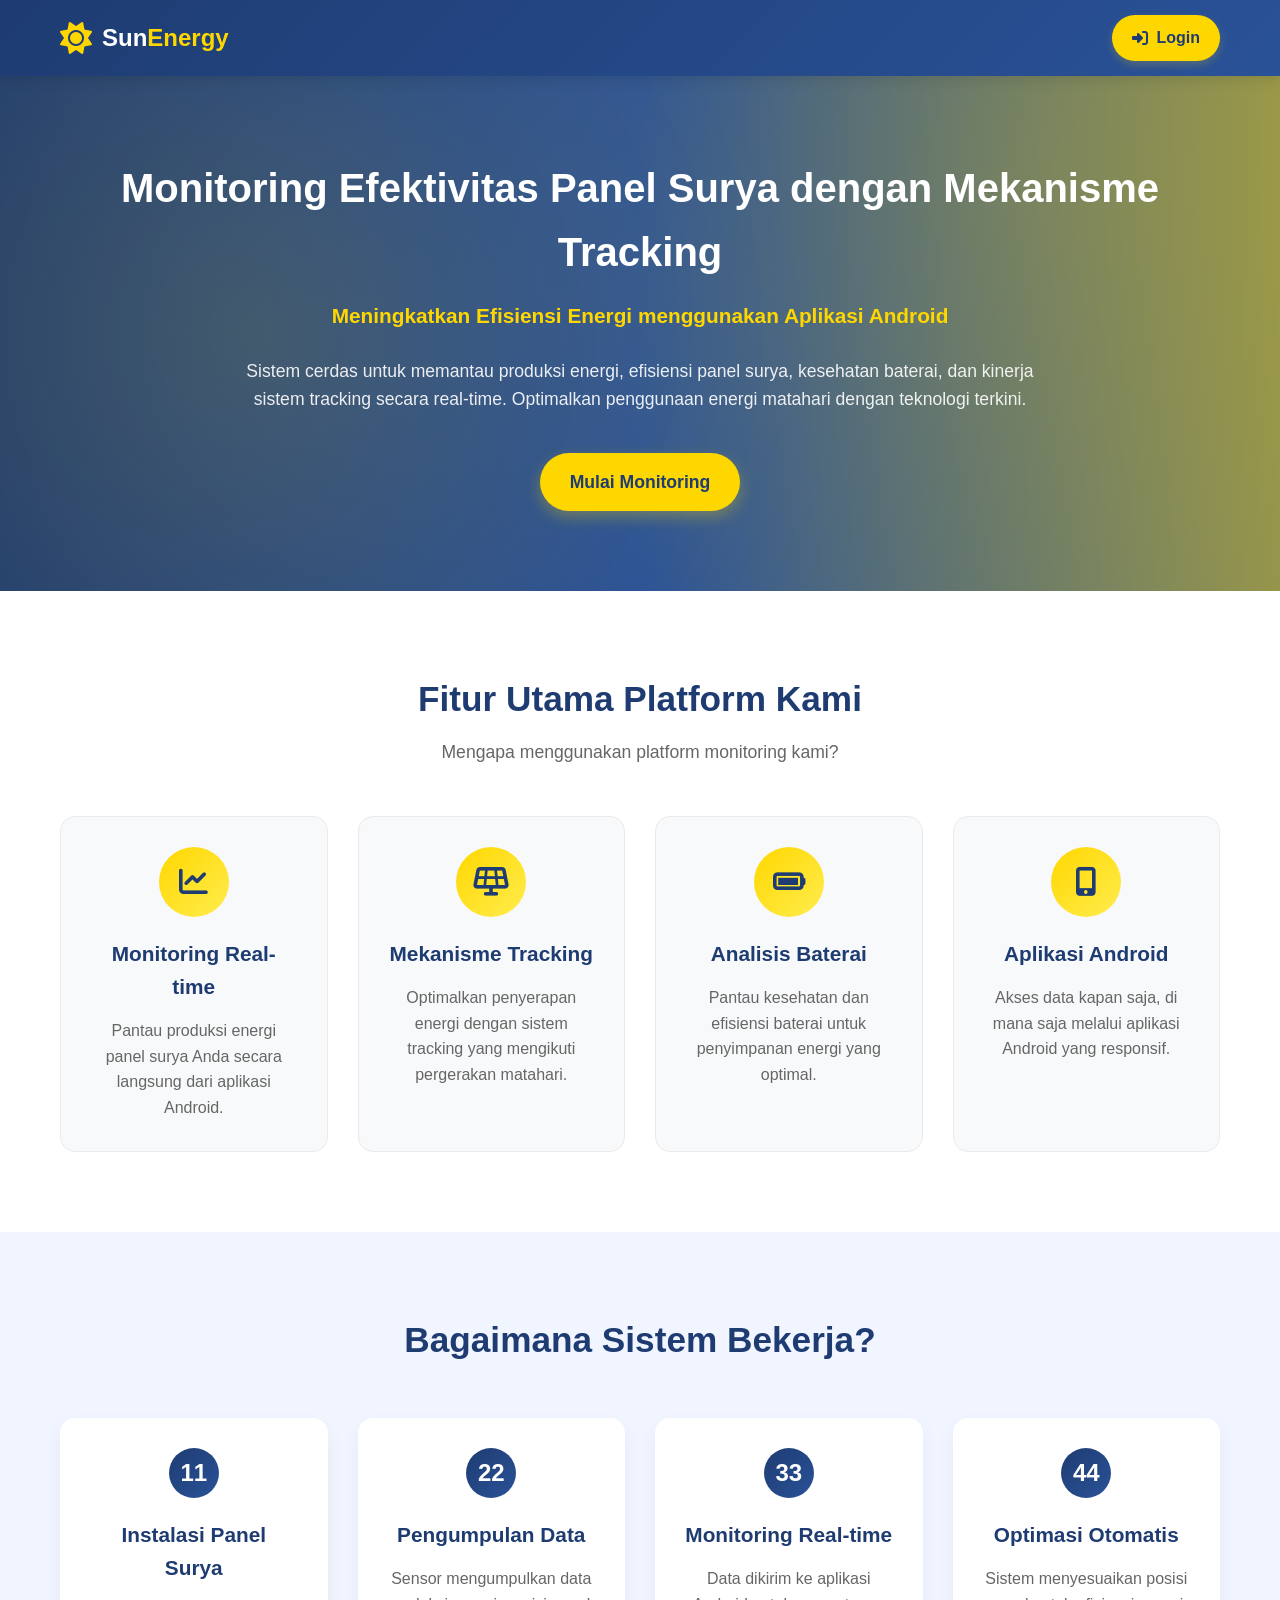
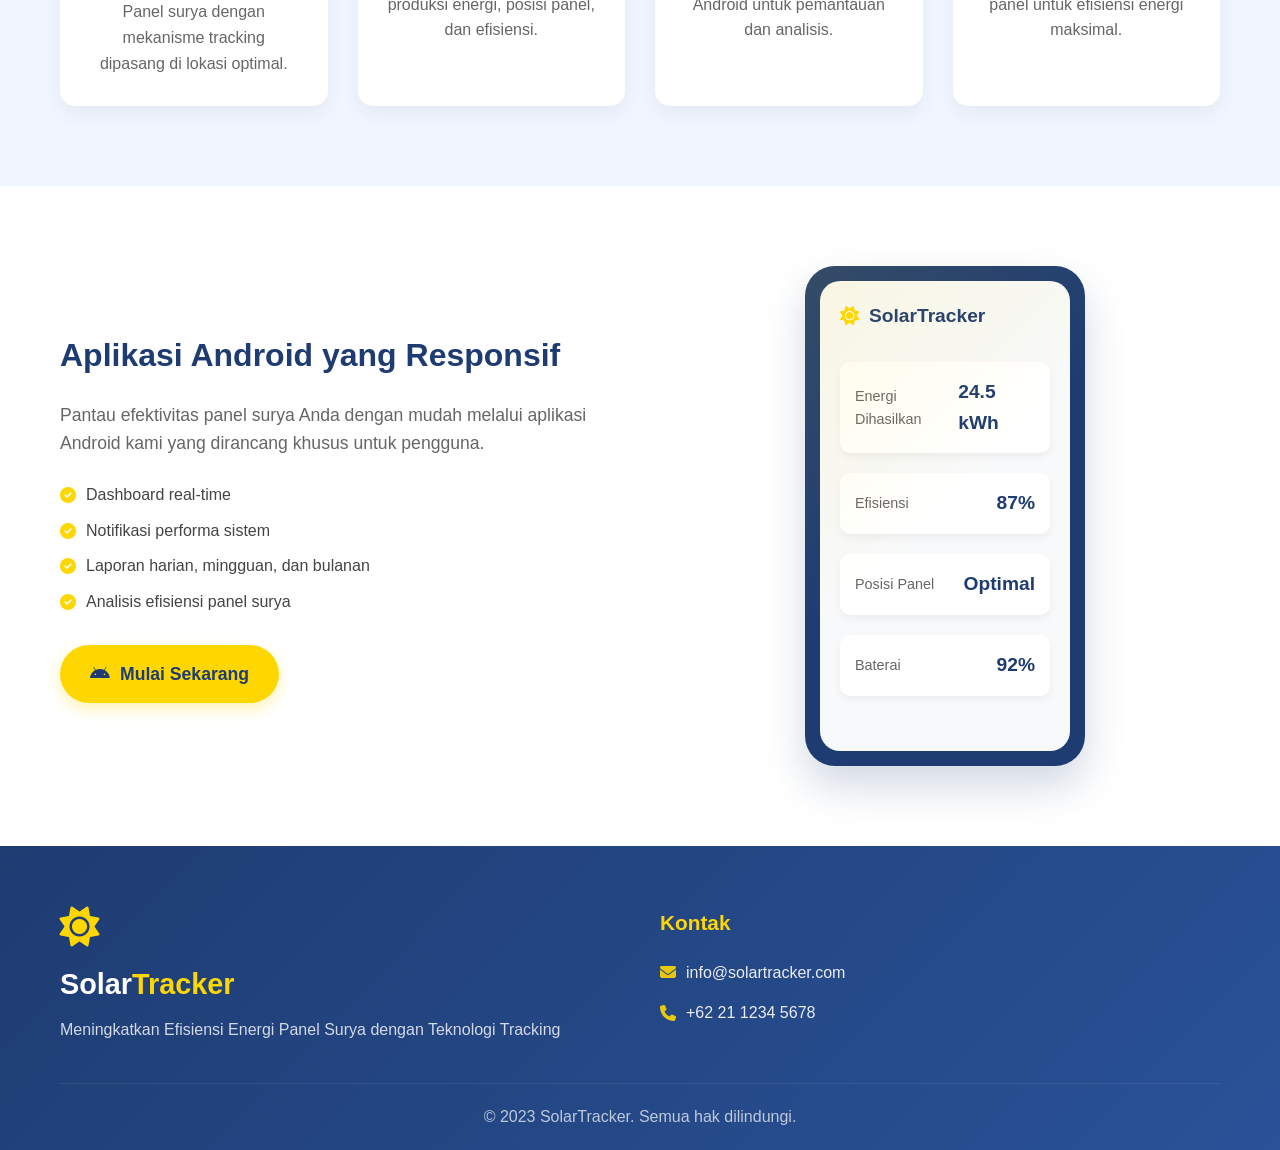
<file: index.html>
<!DOCTYPE html>
<html lang="en">
<head>
  <meta charset="UTF-8">
  <meta name="viewport" content="width=device-width, initial-scale=1.0">
  <title>Monitoring Efektivitas Panel Surya</title>
  <link rel="stylesheet" href="style.css">
  <link rel="stylesheet" href="https://cdnjs.cloudflare.com/ajax/libs/font-awesome/6.4.0/css/all.min.css">
</head>
<body>
  <!-- Header dengan logo dan tombol login -->
  <header>
    <div class="header-container">
      <div class="logo">
        <i class="fas fa-sun"></i>
        <h1>Sun<span>Energy</span></h1>
      </div>
      <a href="login.html" class="login-btn">
        <i class="fas fa-sign-in-alt"></i> Login
      </a>
    </div>
  </header>

  <main>
    <!-- Hero Section -->
    <section class="hero">
      <div class="container">
        <h1 class="hero-title">
          Monitoring Efektivitas Panel Surya dengan Mekanisme Tracking
        </h1>
        <p class="hero-subtitle">
          Meningkatkan Efisiensi Energi menggunakan Aplikasi Android
        </p>
        <p class="hero-description">
          Sistem cerdas untuk memantau produksi energi, efisiensi panel surya, 
          kesehatan baterai, dan kinerja sistem tracking secara real-time. 
          Optimalkan penggunaan energi matahari dengan teknologi terkini.
        </p>
        
        <div class="cta-buttons">
          <a href="login.html" class="primary-btn">Mulai Monitoring</a>
        </div>
      </div>
    </section>

    <!-- Features Section -->
    <section class="features" id="features">
      <div class="container">
        <h2>Fitur Utama Platform Kami</h2>
        <p class="section-subtitle">Mengapa menggunakan platform monitoring kami?</p>
        
        <div class="features-grid">
          <div class="feature-card">
            <div class="feature-icon">
              <i class="fas fa-chart-line"></i>
            </div>
            <h3>Monitoring Real-time</h3>
            <p>Pantau produksi energi panel surya Anda secara langsung dari aplikasi Android.</p>
          </div>
          
          <div class="feature-card">
            <div class="feature-icon">
              <i class="fas fa-solar-panel"></i>
            </div>
            <h3>Mekanisme Tracking</h3>
            <p>Optimalkan penyerapan energi dengan sistem tracking yang mengikuti pergerakan matahari.</p>
          </div>
          
          <div class="feature-card">
            <div class="feature-icon">
              <i class="fas fa-battery-full"></i>
            </div>
            <h3>Analisis Baterai</h3>
            <p>Pantau kesehatan dan efisiensi baterai untuk penyimpanan energi yang optimal.</p>
          </div>
          
          <div class="feature-card">
            <div class="feature-icon">
              <i class="fas fa-mobile-alt"></i>
            </div>
            <h3>Aplikasi Android</h3>
            <p>Akses data kapan saja, di mana saja melalui aplikasi Android yang responsif.</p>
          </div>
        </div>
      </div>
    </section>

    <!-- How It Works Section -->
    <section class="how-it-works">
      <div class="container">
        <h2>Bagaimana Sistem Bekerja?</h2>
        <div class="steps">
          <div class="step">
            <div class="step-number">1</div>
            <h3>Instalasi Panel Surya</h3>
            <p>Panel surya dengan mekanisme tracking dipasang di lokasi optimal.</p>
          </div>
          
          <div class="step">
            <div class="step-number">2</div>
            <h3>Pengumpulan Data</h3>
            <p>Sensor mengumpulkan data produksi energi, posisi panel, dan efisiensi.</p>
          </div>
          
          <div class="step">
            <div class="step-number">3</div>
            <h3>Monitoring Real-time</h3>
            <p>Data dikirim ke aplikasi Android untuk pemantauan dan analisis.</p>
          </div>
          
          <div class="step">
            <div class="step-number">4</div>
            <h3>Optimasi Otomatis</h3>
            <p>Sistem menyesuaikan posisi panel untuk efisiensi energi maksimal.</p>
          </div>
        </div>
      </div>
    </section>

    <!-- App Preview -->
    <section class="app-preview">
      <div class="container">
        <div class="preview-content">
          <div class="preview-text">
            <h2>Aplikasi Android yang Responsif</h2>
            <p>Pantau efektivitas panel surya Anda dengan mudah melalui aplikasi Android kami yang dirancang khusus untuk pengguna.</p>
            <ul class="app-features">
              <li><i class="fas fa-check-circle"></i> Dashboard real-time</li>
              <li><i class="fas fa-check-circle"></i> Notifikasi performa sistem</li>
              <li><i class="fas fa-check-circle"></i> Laporan harian, mingguan, dan bulanan</li>
              <li><i class="fas fa-check-circle"></i> Analisis efisiensi panel surya</li>
            </ul>
            <a href="login.html" class="primary-btn">
              <i class="fab fa-android"></i> Mulai Sekarang
            </a>
          </div>
          <div class="preview-image">
            <div class="phone-mockup">
              <div class="phone-screen">
                <div class="screen-content">
                  <div class="app-header">
                    <i class="fas fa-sun"></i>
                    <span>SolarTracker</span>
                  </div>
                  <div class="app-data">
                    <div class="data-item">
                      <span class="data-label">Energi Dihasilkan</span>
                      <span class="data-value">24.5 kWh</span>
                    </div>
                    <div class="data-item">
                      <span class="data-label">Efisiensi</span>
                      <span class="data-value">87%</span>
                    </div>
                    <div class="data-item">
                      <span class="data-label">Posisi Panel</span>
                      <span class="data-value">Optimal</span>
                    </div>
                    <div class="data-item">
                      <span class="data-label">Baterai</span>
                      <span class="data-value">92%</span>
                    </div>
                  </div>
                </div>
              </div>
            </div>
          </div>
        </div>
      </div>
    </section>
  </main>

  <!-- Footer - Disederhanakan -->
  <footer>
    <div class="container">
      <div class="footer-content">
        <div class="footer-logo">
          <i class="fas fa-sun"></i>
          <h3>Solar<span>Tracker</span></h3>
          <p>Meningkatkan Efisiensi Energi Panel Surya dengan Teknologi Tracking</p>
        </div>
        
        <div class="footer-contact">
          <h4>Kontak</h4>
          <p><i class="fas fa-envelope"></i> info@solartracker.com</p>
          <p><i class="fas fa-phone"></i> +62 21 1234 5678</p>
        </div>
      </div>
      
      <div class="footer-bottom">
        <p>&copy; 2023 SolarTracker. Semua hak dilindungi.</p>
      </div>
    </div>
  </footer>
</body>
</html>
</file>
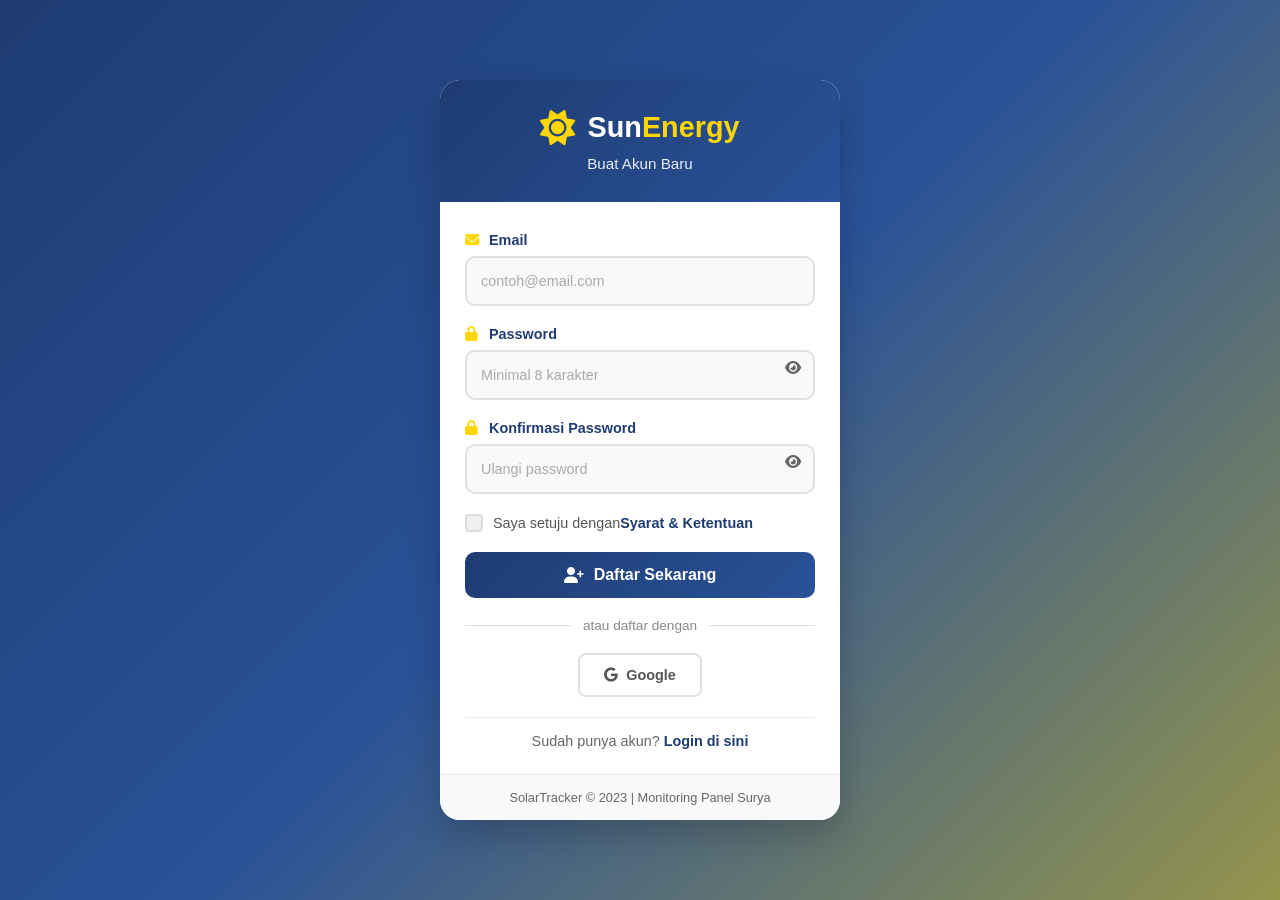
<file: register.html>
<!DOCTYPE html>
<html lang="id">
<head>
  <meta charset="UTF-8">
  <meta name="viewport" content="width=device-width, initial-scale=1.0">
  <title>Registrasi - SunEnergy</title>
  <link rel="stylesheet" href="register.css">
  <link rel="stylesheet" href="https://cdnjs.cloudflare.com/ajax/libs/font-awesome/6.4.0/css/all.min.css">
</head>
<body>

  <div class="register-container">
    <!-- Header Logo -->
    <div class="register-header">
      <div class="logo">
        <i class="fas fa-sun"></i>
        <h1>Sun<span>Energy</span></h1>
      </div>
      <p class="register-subtitle">Buat Akun Baru</p>
    </div>

    <!-- Registration Form -->
    <div class="register-form-container">
      <form id="registerForm">
        <!-- Basic Information -->
        <div class="input-group">
          <label for="email">
            <i class="fas fa-envelope"></i> Email
          </label>
          <input type="email" id="email" placeholder="contoh@email.com" required>
        </div>
        
        <div class="input-group">
          <label for="password">
            <i class="fas fa-lock"></i> Password
          </label>
          <input type="password" id="password" placeholder="Minimal 8 karakter" required>
          <div class="password-toggle">
            <i class="fas fa-eye" id="togglePassword"></i>
          </div>
        </div>
        
        <div class="input-group">
          <label for="confirmPassword">
            <i class="fas fa-lock"></i> Konfirmasi Password
          </label>
          <input type="password" id="confirmPassword" placeholder="Ulangi password" required>
          <div class="password-toggle">
            <i class="fas fa-eye" id="toggleConfirmPassword"></i>
          </div>
        </div>
        
        <!-- Terms and Conditions -->
        <div class="terms-section">
          <label class="checkbox-container">
            <input type="checkbox" id="terms" required>
            <span class="checkmark"></span>
            Saya setuju dengan <a href="#" class="terms-link">Syarat & Ketentuan</a>
          </label>
        </div>
        
        <!-- Submit Button -->
        <button type="submit" class="register-btn">
          <i class="fas fa-user-plus"></i> Daftar Sekarang
        </button>
      </form>
      
      <!-- Alternative Registration -->
      <div class="register-divider">
        <span>atau daftar dengan</span>
      </div>
      
      <div class="social-register">
        <button class="social-btn google">
          <i class="fab fa-google"></i> Google
        </button>
      </div>
      
      <!-- Login Link -->
      <div class="login-link">
        Sudah punya akun? <a href="login.html">Login di sini</a>
      </div>
    </div>
    
    <!-- Footer -->
    <div class="register-footer">
      <p>SolarTracker &copy; 2023 | Monitoring Panel Surya</p>
    </div>
  </div>

  <script src="register.js"></script>
</body>
</html>
</file>
<file: style.css>
/* Reset & Base Styles */
* {
  margin: 0;
  padding: 0;
  box-sizing: border-box;
  font-family: 'Segoe UI', Tahoma, Geneva, Verdana, sans-serif;
}

body {
  background-color: #f8f9fa;
  color: #333;
  line-height: 1.6;
}

.container {
  width: 100%;
  max-width: 1200px;
  margin: 0 auto;
  padding: 0 20px;
}

/* Header Styles */
header {
  background: linear-gradient(135deg, #1e3c72 0%, #2a5298 100%);
  padding: 15px 0;
  position: sticky;
  top: 0;
  z-index: 100;
  box-shadow: 0 4px 12px rgba(0, 0, 0, 0.1);
}

.header-container {
  display: flex;
  justify-content: space-between;
  align-items: center;
  max-width: 1200px;
  margin: 0 auto;
  padding: 0 20px;
}

.logo {
  display: flex;
  align-items: center;
  gap: 10px;
}

.logo i {
  font-size: 2rem;
  color: #FFD700;
}

.logo h1 {
  color: white;
  font-size: 1.5rem;
  font-weight: 700;
}

.logo span {
  color: #FFD700;
}

.login-btn {
  background-color: #FFD700;
  color: #1e3c72;
  text-decoration: none;
  padding: 10px 20px;
  border-radius: 30px;
  font-weight: 600;
  display: flex;
  align-items: center;
  gap: 8px;
  transition: all 0.3s ease;
  box-shadow: 0 4px 8px rgba(255, 215, 0, 0.2);
}

.login-btn:hover {
  background-color: #ffed4e;
  transform: translateY(-2px);
  box-shadow: 0 6px 12px rgba(255, 215, 0, 0.3);
}

/* Hero Section */
.hero {
  background: linear-gradient(to right, #1e3c72 0%, #2a5298 50%, #FFD700 150%);
  color: white;
  padding: 80px 0;
  text-align: center;
  position: relative;
  overflow: hidden;
}

.hero::before {
  content: "";
  position: absolute;
  top: 0;
  left: 0;
  width: 100%;
  height: 100%;
  background-image: radial-gradient(circle at 20% 50%, rgba(255, 215, 0, 0.15) 0%, transparent 50%),
                    radial-gradient(circle at 80% 20%, rgba(255, 215, 0, 0.1) 0%, transparent 50%);
}

.hero-title {
  font-size: 2.5rem;
  margin-bottom: 15px;
  position: relative;
  z-index: 2;
}

.hero-subtitle {
  font-size: 1.3rem;
  margin-bottom: 25px;
  color: #FFD700;
  font-weight: 600;
  position: relative;
  z-index: 2;
}

.hero-description {
  font-size: 1.1rem;
  max-width: 800px;
  margin: 0 auto 40px;
  opacity: 0.9;
  position: relative;
  z-index: 2;
}

.cta-buttons {
  display: flex;
  justify-content: center;
  position: relative;
  z-index: 2;
}

.primary-btn {
  background-color: #FFD700;
  color: #1e3c72;
  text-decoration: none;
  padding: 15px 30px;
  border-radius: 30px;
  font-weight: 700;
  font-size: 1.1rem;
  display: inline-flex;
  align-items: center;
  gap: 10px;
  transition: all 0.3s ease;
  box-shadow: 0 6px 15px rgba(255, 215, 0, 0.3);
}

.primary-btn:hover {
  background-color: #ffed4e;
  transform: translateY(-3px);
  box-shadow: 0 10px 20px rgba(255, 215, 0, 0.4);
}

/* Features Section */
.features {
  padding: 80px 0;
  background-color: white;
}

.features h2 {
  text-align: center;
  color: #1e3c72;
  font-size: 2.2rem;
  margin-bottom: 10px;
}

.section-subtitle {
  text-align: center;
  color: #666;
  font-size: 1.1rem;
  margin-bottom: 50px;
  max-width: 700px;
  margin-left: auto;
  margin-right: auto;
}

.features-grid {
  display: grid;
  grid-template-columns: repeat(auto-fit, minmax(250px, 1fr));
  gap: 30px;
  margin-top: 40px;
}

.feature-card {
  background-color: #f8f9fa;
  border-radius: 15px;
  padding: 30px;
  text-align: center;
  transition: all 0.3s ease;
  border: 1px solid #eaeaea;
}

.feature-card:hover {
  transform: translateY(-10px);
  box-shadow: 0 15px 30px rgba(30, 60, 114, 0.1);
  border-color: #FFD700;
}

.feature-icon {
  width: 70px;
  height: 70px;
  background: linear-gradient(135deg, #FFD700 0%, #ffed4e 100%);
  border-radius: 50%;
  display: flex;
  align-items: center;
  justify-content: center;
  margin: 0 auto 20px;
  color: #1e3c72;
  font-size: 1.8rem;
}

.feature-card h3 {
  color: #1e3c72;
  margin-bottom: 15px;
  font-size: 1.3rem;
}

.feature-card p {
  color: #666;
}

/* How It Works Section */
.how-it-works {
  padding: 80px 0;
  background-color: #f0f5ff;
}

.how-it-works h2 {
  text-align: center;
  color: #1e3c72;
  font-size: 2.2rem;
  margin-bottom: 50px;
}

.steps {
  display: grid;
  grid-template-columns: repeat(auto-fit, minmax(220px, 1fr));
  gap: 30px;
  counter-reset: step-counter;
}

.step {
  background-color: white;
  border-radius: 15px;
  padding: 30px;
  text-align: center;
  position: relative;
  box-shadow: 0 8px 20px rgba(0, 0, 0, 0.05);
  transition: all 0.3s ease;
}

.step:hover {
  transform: translateY(-5px);
  box-shadow: 0 12px 25px rgba(0, 0, 0, 0.1);
}

.step-number {
  width: 50px;
  height: 50px;
  background: linear-gradient(135deg, #1e3c72 0%, #2a5298 100%);
  color: white;
  border-radius: 50%;
  display: flex;
  align-items: center;
  justify-content: center;
  font-size: 1.5rem;
  font-weight: 700;
  margin: 0 auto 20px;
  position: relative;
}

.step-number::before {
  counter-increment: step-counter;
  content: counter(step-counter);
}

.step h3 {
  color: #1e3c72;
  margin-bottom: 15px;
  font-size: 1.3rem;
}

.step p {
  color: #666;
}

/* App Preview Section */
.app-preview {
  padding: 80px 0;
  background-color: white;
}

.preview-content {
  display: grid;
  grid-template-columns: 1fr 1fr;
  gap: 60px;
  align-items: center;
}

.preview-text h2 {
  color: #1e3c72;
  font-size: 2rem;
  margin-bottom: 20px;
}

.preview-text p {
  color: #666;
  margin-bottom: 25px;
  font-size: 1.1rem;
}

.app-features {
  list-style: none;
  margin-bottom: 30px;
}

.app-features li {
  margin-bottom: 10px;
  display: flex;
  align-items: center;
  gap: 10px;
  color: #444;
}

.app-features i {
  color: #FFD700;
}

.phone-mockup {
  display: flex;
  justify-content: center;
}

.phone-screen {
  width: 280px;
  height: 500px;
  background-color: #1e3c72;
  border-radius: 30px;
  padding: 15px;
  box-shadow: 0 20px 40px rgba(30, 60, 114, 0.2);
  position: relative;
  overflow: hidden;
}

.phone-screen::before {
  content: "";
  position: absolute;
  top: 0;
  left: 0;
  width: 100%;
  height: 100%;
  background: linear-gradient(135deg, rgba(255, 215, 0, 0.1) 0%, transparent 50%);
}

.screen-content {
  background-color: #f8f9fa;
  border-radius: 20px;
  height: 100%;
  padding: 20px;
  display: flex;
  flex-direction: column;
}

.app-header {
  display: flex;
  align-items: center;
  gap: 10px;
  margin-bottom: 30px;
  color: #1e3c72;
  font-weight: 700;
  font-size: 1.2rem;
}

.app-header i {
  color: #FFD700;
}

.app-data {
  display: flex;
  flex-direction: column;
  gap: 20px;
}

.data-item {
  background-color: white;
  border-radius: 10px;
  padding: 15px;
  box-shadow: 0 4px 8px rgba(0, 0, 0, 0.05);
  display: flex;
  justify-content: space-between;
  align-items: center;
}

.data-label {
  color: #666;
  font-size: 0.9rem;
}

.data-value {
  color: #1e3c72;
  font-weight: 700;
  font-size: 1.2rem;
}

/* Footer - Disederhanakan */
footer {
  background: linear-gradient(135deg, #1e3c72 0%, #2a5298 100%);
  color: white;
  padding: 60px 0 20px;
}

.footer-content {
  display: grid;
  grid-template-columns: repeat(auto-fit, minmax(250px, 1fr));
  gap: 40px;
  margin-bottom: 40px;
}

.footer-logo {
  display: flex;
  flex-direction: column;
  align-items: flex-start;
}

.footer-logo i {
  font-size: 2.5rem;
  color: #FFD700;
  margin-bottom: 15px;
}

.footer-logo h3 {
  font-size: 1.8rem;
  margin-bottom: 10px;
}

.footer-logo span {
  color: #FFD700;
}

.footer-logo p {
  opacity: 0.8;
  line-height: 1.6;
}

.footer-contact h4 {
  font-size: 1.3rem;
  margin-bottom: 20px;
  color: #FFD700;
}

.footer-contact p {
  display: flex;
  align-items: center;
  gap: 10px;
  margin-bottom: 15px;
  opacity: 0.9;
}

.footer-contact i {
  color: #FFD700;
}

.footer-bottom {
  border-top: 1px solid rgba(255, 255, 255, 0.1);
  padding-top: 20px;
  text-align: center;
  opacity: 0.7;
}

/* Responsive Design */
@media (max-width: 992px) {
  .preview-content {
    grid-template-columns: 1fr;
    gap: 40px;
  }
  
  .preview-text {
    text-align: center;
  }
  
  .app-features {
    display: inline-block;
    text-align: left;
  }
}

@media (max-width: 768px) {
  .hero-title {
    font-size: 2rem;
  }
  
  .hero-subtitle {
    font-size: 1.1rem;
  }
  
  .cta-buttons {
    flex-direction: column;
    align-items: center;
  }
  
  .primary-btn {
    width: 100%;
    max-width: 300px;
    justify-content: center;
  }
  
  .features h2, .how-it-works h2 {
    font-size: 1.8rem;
  }
  
  .header-container {
    flex-direction: column;
    gap: 15px;
  }
  
  .logo h1 {
    font-size: 1.3rem;
  }
}

@media (max-width: 480px) {
  .hero {
    padding: 60px 0;
  }
  
  .hero-title {
    font-size: 1.7rem;
  }
  
  .feature-card, .step {
    padding: 20px;
  }
  
  .phone-screen {
    width: 250px;
    height: 450px;
  }
}
</file>
<file: register.css>
/* =========================================
   REGISTER CSS - SolarTracker Theme (Super Simplified)
========================================= */

/* RESET & BASE */
* {
  margin: 0;
  padding: 0;
  box-sizing: border-box;
  font-family: 'Segoe UI', Tahoma, Geneva, Verdana, sans-serif;
}

/* BACKGROUND */
body {
  min-height: 100vh;
  background: linear-gradient(135deg, #1e3c72 0%, #2a5298 50%, #FFD700 150%);
  display: flex;
  align-items: center;
  justify-content: center;
  padding: 20px;
}

/* REGISTER CONTAINER */
.register-container {
  width: 100%;
  max-width: 400px;
  background: white;
  border-radius: 20px;
  box-shadow: 0 15px 35px rgba(0, 0, 0, 0.2);
  overflow: hidden;
}

/* REGISTER HEADER */
.register-header {
  background: linear-gradient(135deg, #1e3c72 0%, #2a5298 100%);
  padding: 30px 20px;
  text-align: center;
  color: white;
}

.logo {
  display: flex;
  align-items: center;
  justify-content: center;
  gap: 12px;
  margin-bottom: 10px;
}

.logo i {
  font-size: 2.2rem;
  color: #FFD700;
}

.logo h1 {
  font-size: 1.8rem;
  font-weight: 700;
}

.logo span {
  color: #FFD700;
}

.register-subtitle {
  font-size: 0.95rem;
  opacity: 0.9;
}

/* REGISTER FORM CONTAINER */
.register-form-container {
  padding: 30px 25px 25px;
}

/* INPUT GROUPS */
.input-group {
  margin-bottom: 20px;
}

.input-group label {
  display: flex;
  align-items: center;
  gap: 8px;
  color: #1e3c72;
  font-weight: 600;
  margin-bottom: 8px;
  font-size: 0.9rem;
}

.input-group label i {
  color: #FFD700;
  width: 16px;
}

.input-group input {
  width: 100%;
  padding: 14px;
  border: 2px solid #e0e0e0;
  border-radius: 10px;
  font-size: 1rem;
  transition: all 0.3s ease;
  background-color: #f9f9f9;
}

.input-group input:focus {
  outline: none;
  border-color: #FFD700;
  background-color: white;
  box-shadow: 0 0 0 3px rgba(255, 215, 0, 0.2);
}

.input-group input::placeholder {
  color: #aaa;
  font-size: 0.9rem;
}

/* PASSWORD TOGGLE */
.input-group {
  position: relative;
}

.password-toggle {
  position: absolute;
  right: 14px;
  top: 42px;
  transform: translateY(-50%);
  cursor: pointer;
  color: #666;
  font-size: 0.9rem;
}

.password-toggle:hover {
  color: #1e3c72;
}

/* TERMS SECTION */
.terms-section {
  margin: 20px 0;
}

.checkbox-container {
  display: flex;
  align-items: center;
  cursor: pointer;
  font-size: 0.9rem;
  color: #555;
}

.checkbox-container input {
  position: absolute;
  opacity: 0;
  cursor: pointer;
  height: 0;
  width: 0;
}

.checkmark {
  position: relative;
  height: 18px;
  width: 18px;
  background-color: #f0f0f0;
  border-radius: 4px;
  margin-right: 10px;
  border: 2px solid #ddd;
  transition: all 0.3s ease;
  flex-shrink: 0;
}

.checkbox-container input:checked ~ .checkmark {
  background-color: #FFD700;
  border-color: #FFD700;
}

.checkmark:after {
  content: "";
  position: absolute;
  display: none;
}

.checkbox-container input:checked ~ .checkmark:after {
  display: block;
  left: 5px;
  top: 1px;
  width: 5px;
  height: 9px;
  border: solid white;
  border-width: 0 2px 2px 0;
  transform: rotate(45deg);
}

.terms-link {
  color: #1e3c72;
  text-decoration: none;
  font-weight: 600;
}

.terms-link:hover {
  color: #FFD700;
  text-decoration: underline;
}

/* REGISTER BUTTON */
.register-btn {
  width: 100%;
  padding: 14px;
  background: linear-gradient(135deg, #1e3c72 0%, #2a5298 100%);
  color: white;
  border: none;
  border-radius: 10px;
  font-size: 1rem;
  font-weight: 700;
  cursor: pointer;
  display: flex;
  align-items: center;
  justify-content: center;
  gap: 10px;
  transition: all 0.3s ease;
  margin-bottom: 20px;
}

.register-btn:hover {
  transform: translateY(-2px);
  box-shadow: 0 8px 20px rgba(30, 60, 114, 0.3);
}

/* DIVIDER */
.register-divider {
  display: flex;
  align-items: center;
  margin: 20px 0;
  color: #888;
  font-size: 0.85rem;
}

.register-divider::before,
.register-divider::after {
  content: "";
  flex: 1;
  height: 1px;
  background: #ddd;
}

.register-divider span {
  padding: 0 12px;
}

/* SOCIAL REGISTER */
.social-register {
  display: flex;
  justify-content: center;
  margin-bottom: 20px;
}

.social-btn {
  padding: 12px 24px;
  border: 2px solid #e0e0e0;
  border-radius: 8px;
  background: white;
  color: #555;
  font-weight: 600;
  font-size: 0.9rem;
  cursor: pointer;
  display: flex;
  align-items: center;
  justify-content: center;
  gap: 8px;
  transition: all 0.3s ease;
}

.social-btn:hover {
  border-color: #DB4437;
  color: #DB4437;
}

/* LOGIN LINK */
.login-link {
  text-align: center;
  color: #666;
  font-size: 0.9rem;
  margin-top: 15px;
  padding-top: 15px;
  border-top: 1px solid #eaeaea;
}

.login-link a {
  color: #1e3c72;
  font-weight: 600;
  text-decoration: none;
}

.login-link a:hover {
  color: #FFD700;
  text-decoration: underline;
}

/* REGISTER FOOTER */
.register-footer {
  background: #f8f9fa;
  padding: 15px;
  text-align: center;
  border-top: 1px solid #eaeaea;
}

.register-footer p {
  color: #666;
  font-size: 0.8rem;
}

/* RESPONSIVE DESIGN */
@media (max-width: 480px) {
  body {
    padding: 10px;
  }
  
  .register-container {
    max-width: 100%;
  }
  
  .register-header {
    padding: 25px 15px;
  }
  
  .logo h1 {
    font-size: 1.6rem;
  }
  
  .register-form-container {
    padding: 25px 20px 20px;
  }
}
</file>
